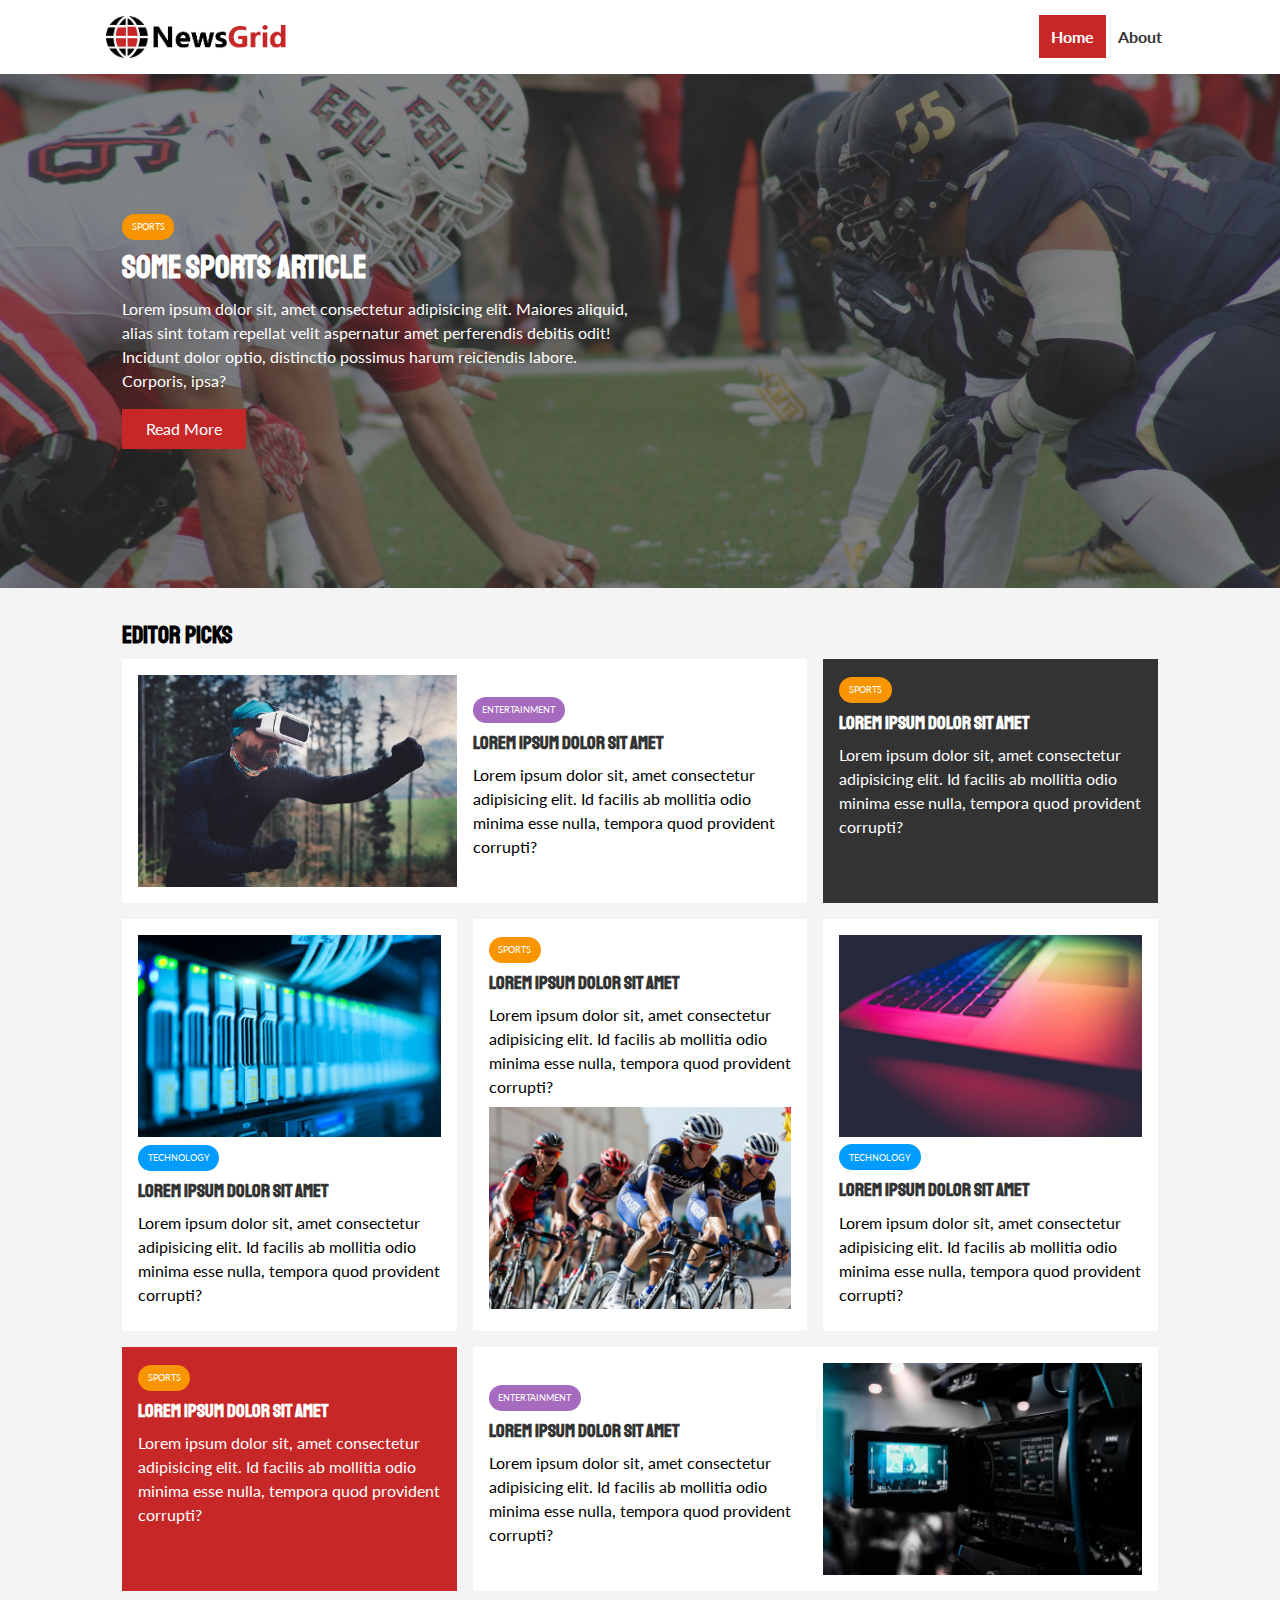
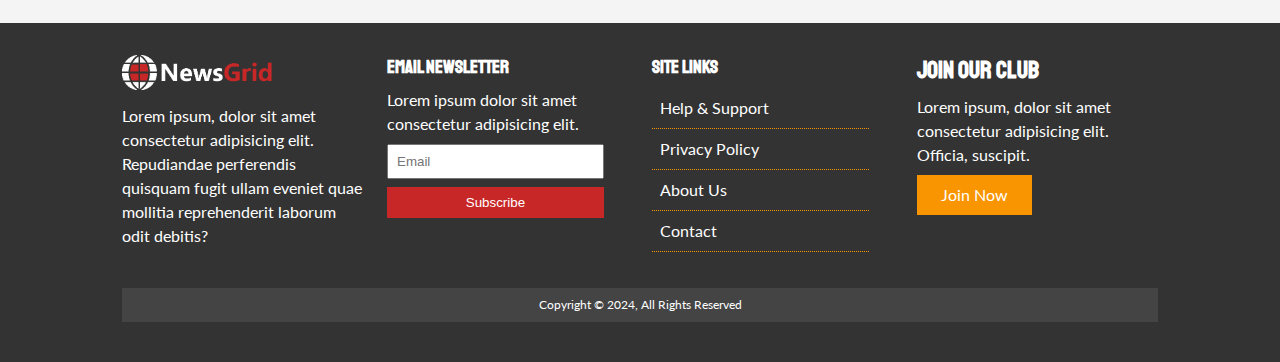
<file: index.html>
<!DOCTYPE html>
<html lang="en">
<head>
    <meta charset="UTF-8">
    <meta name="viewport" content="width=device-width, initial-scale=1.0">
    <!-- google fonts -->
    <link rel="preconnect" href="https://fonts.googleapis.com">
    <link rel="preconnect" href="https://fonts.gstatic.com" crossorigin>
    <link href="https://fonts.googleapis.com/css2?family=Lato&family=Staatliches&display=swap" rel="stylesheet">

    <link rel="preconnect" href="https://fonts.googleapis.com">
    <link rel="preconnect" href="https://fonts.gstatic.com" crossorigin>
    <link href="https://fonts.googleapis.com/css2?family=Lato&family=Staatliches&display=swap" rel="stylesheet">


    <!-- google fonts -->
    
    <!-- fontawsome -->
    <link rel="stylesheet" href="https://cdnjs.cloudflare.com/ajax/libs/font-awesome/6.5.1/css/all.min.css" integrity="sha512-DTOQO9RWCH3ppGqcWaEA1BIZOC6xxalwEsw9c2QQeAIftl+Vegovlnee1c9QX4TctnWMn13TZye+giMm8e2LwA==" crossorigin="anonymous" referrerpolicy="no-referrer" />

    <!-- fontawsome -->


    <link rel="stylesheet" href="css/style.css">
    <link rel="stylesheet" media="screen and (max-width: 768px)" href="css/mobile.css">
    <link rel="shortcut icon" type="image/x-icon" href="/favicon.ico">
    <title>NewsGrid & Latest News</title>
</head>
<body>
    <nav id="main-nav">
        <div class="container">
            <img src="image_resources/logo.png" alt="NewsGrid" class="logo">
            <div class="social">
                <a href="https://facebook.com" target="_blank"><i class="fab fa-facebook fa-2x"></i></a>
                <a href="https://twitter.com" target="_blank"><i class="fab fa-twitter fa-2x"></i></a>
                <a href="https://instagram.com" target="_blank"><i class="fab fa-instagram fa-2x"></i></a>
                <a href="https://youtube.com" target="_blank"><i class="fab fa-youtube fa-2x"></i></a>
            </div>
            <ul>
                <li><a class="current" href="index.html">Home</a></li>
                <li><a href="about.html">About</a></li>
            </ul>
        </div>
    </nav>

    <!-- Showcase -->
    <header id="showcase">
        <div class="container">
            <div class="showcase-container">
                <div class="showcase-content">
                    <div class="category category-sports">Sports</div>
                    <h1>Some Sports Article</h1>
                    <p>Lorem ipsum dolor sit, amet consectetur adipisicing elit. Maiores aliquid, alias sint totam repellat velit aspernatur amet perferendis debitis odit! Incidunt dolor optio, distinctio possimus harum reiciendis labore. Corporis, ipsa?</p>
                    <a href="article.html" class="btn btn-primary">Read More</a>
                </div>
            </div>
        </div>
    </header>

    <!-- Home Articles -->

    <section id="home-articles" class="py-2">
        <div class="container">
            <h2>Editor Picks</h2>
        <div class="articles-container">
            <article class="card">
                <img src="image_resources/articles/ent1.jpg" alt="">
                <div>
                    <div class="category category-ent">Entertainment</div>
                    <h3>
                        <a href="article.html">Lorem ipsum dolor sit amet</a>
                    </h3>
                    <p>Lorem ipsum dolor sit, amet consectetur adipisicing elit. Id facilis ab mollitia odio minima esse nulla, tempora quod provident corrupti?</p>
                </div>
            </article>
            <article class="card bg-dark">
                <div class="category category-sports">Sports</div>
                <h3>
                    <a href="article.html">Lorem ipsum dolor sit amet</a>
                </h3>
                <p>Lorem ipsum dolor sit, amet consectetur adipisicing elit. Id facilis ab mollitia odio minima esse nulla, tempora quod provident corrupti?</p>
            </article>
            <article class="card">
                <img src="image_resources/articles/tech1.jpg" alt="">
                <div class="category category-tech">Technology</div>
                <h3>
                    <a href="article.html">Lorem ipsum dolor sit amet</a>
                </h3>
                <p>Lorem ipsum dolor sit, amet consectetur adipisicing elit. Id facilis ab mollitia odio minima esse nulla, tempora quod provident corrupti?</p>
            </article>
            <article class="card">
                <div class="category category-sports">Sports</div>
                <h3>
                    <a href="article.html">Lorem ipsum dolor sit amet</a>
                </h3>
                <p>Lorem ipsum dolor sit, amet consectetur adipisicing elit. Id facilis ab mollitia odio minima esse nulla, tempora quod provident corrupti?</p>
                <img src="image_resources/articles/sports1.jpg" alt="">
            </article>
            <article class="card">
                <img src="image_resources/articles/tech2.jpg" alt="">
                <div class="category category-tech">Technology</div>
                <h3>
                    <a href="article.html">Lorem ipsum dolor sit amet</a>
                </h3>
                <p>Lorem ipsum dolor sit, amet consectetur adipisicing elit. Id facilis ab mollitia odio minima esse nulla, tempora quod provident corrupti?</p>
            </article>
            <article class="card bg-primary">
                <div class="category category-sports">Sports</div>
                <h3>
                    <a href="article.html">Lorem ipsum dolor sit amet</a>
                </h3>
                <p>Lorem ipsum dolor sit, amet consectetur adipisicing elit. Id facilis ab mollitia odio minima esse nulla, tempora quod provident corrupti?</p>
            </article>
            <article class="card">              
                <div>
                    <div class="category category-ent">Entertainment</div>
                    <h3>
                        <a href="article.html">Lorem ipsum dolor sit amet</a>
                    </h3>
                    <p>Lorem ipsum dolor sit, amet consectetur adipisicing elit. Id facilis ab mollitia odio minima esse nulla, tempora quod provident corrupti?</p>
                </div>
                <img src="image_resources/articles/ent2.jpg" alt="">
            </article>
        </div>
        </div>
    </section>

    </section>
<!-- Footer -->
<footer id="main-footer" class="py-2">
    <div class="container footer-container">
        <div>
            <img src="image_resources/logo_light.png" alt="NewsGrid">
            <p>Lorem ipsum, dolor sit amet consectetur adipisicing elit. Repudiandae perferendis quisquam fugit ullam eveniet quae mollitia reprehenderit laborum odit debitis?</p>
        </div>
        <div>
            <h3>Email Newsletter</h3>
            <p>Lorem ipsum dolor sit amet consectetur adipisicing elit.</p>
            <form name="contact" method="POST" data-netlify="true">
                <input type="email" name="email" placeholder="Email">
                <input type="submit" value="Subscribe" class="btn btn-primary">
            </form>
        </div>
        <div>
        <h3>Site Links</h3>
            <ul class="list">
                <li><a href="#">Help & Support</a></li>
                <li><a href="#">Privacy Policy</a></li>
                <li><a href="#">About Us</a></li>
                <li><a href="#">Contact</a></li>
            </ul>
        </div>
        <div>
            <h2>Join Our Club</h2>
            <p>Lorem ipsum, dolor sit amet consectetur adipisicing elit. Officia, suscipit.</p>
            <a href="#" class="btn btn-secondary">Join Now</a>
        </div>
        <p>
            Copyright &copy; 2024, All Rights Reserved
        </p>
    </div>

</footer>
</body>
</html>
</file>
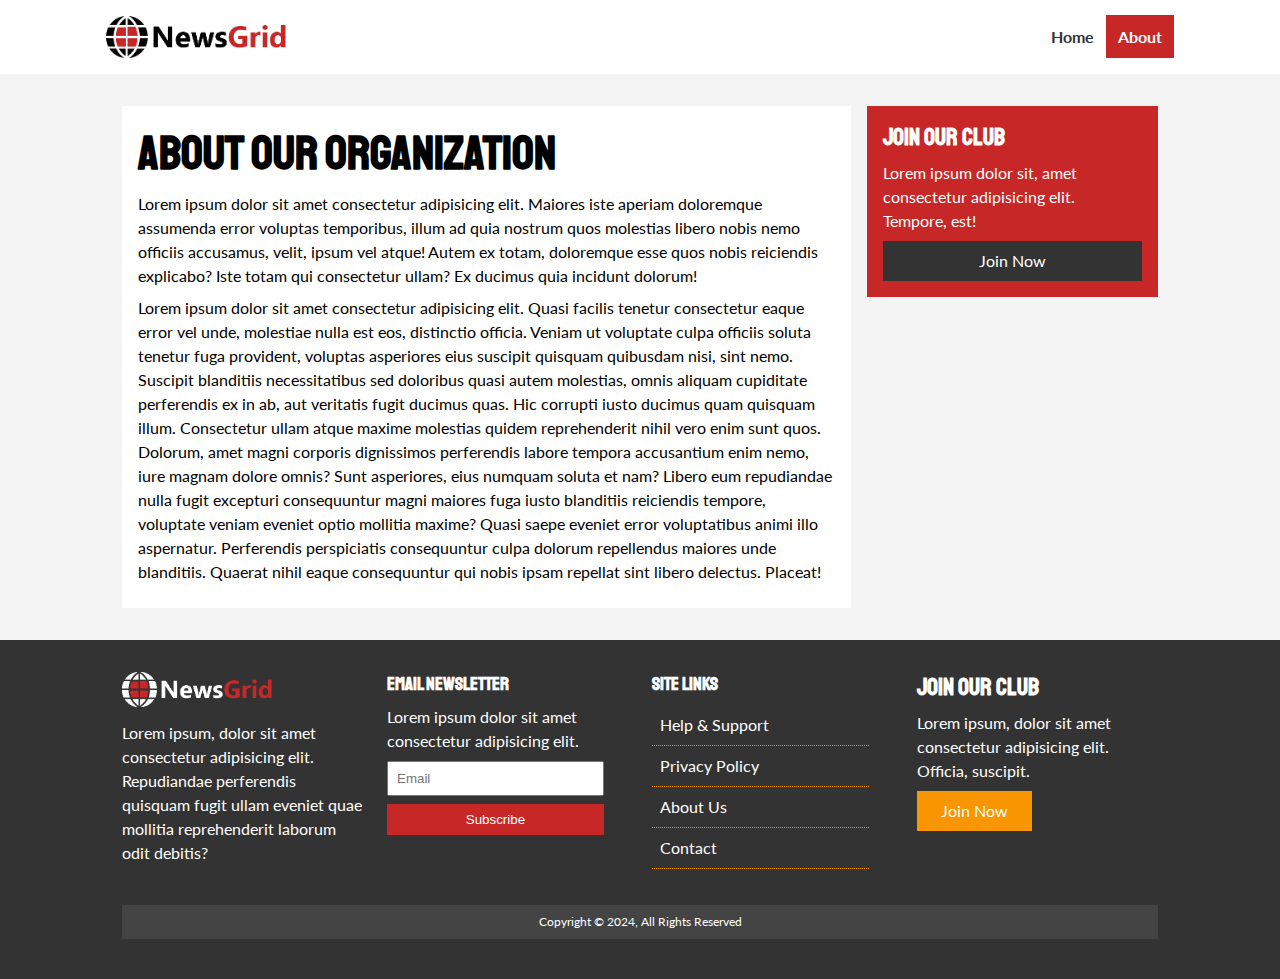
<file: about.html>
<!DOCTYPE html>
<html lang="en">
<head>
    <meta charset="UTF-8">
    <meta name="viewport" content="width=device-width, initial-scale=1.0">
    <!-- google fonts -->
    <link rel="preconnect" href="https://fonts.googleapis.com">
    <link rel="preconnect" href="https://fonts.gstatic.com" crossorigin>
    <link href="https://fonts.googleapis.com/css2?family=Lato&family=Staatliches&display=swap" rel="stylesheet">

    <link rel="preconnect" href="https://fonts.googleapis.com">
    <link rel="preconnect" href="https://fonts.gstatic.com" crossorigin>
    <link href="https://fonts.googleapis.com/css2?family=Lato&family=Staatliches&display=swap" rel="stylesheet">


    <!-- google fonts -->
    
    <!-- fontawsome -->
    <link rel="stylesheet" href="https://cdnjs.cloudflare.com/ajax/libs/font-awesome/6.5.1/css/all.min.css" integrity="sha512-DTOQO9RWCH3ppGqcWaEA1BIZOC6xxalwEsw9c2QQeAIftl+Vegovlnee1c9QX4TctnWMn13TZye+giMm8e2LwA==" crossorigin="anonymous" referrerpolicy="no-referrer" />

    <!-- fontawsome -->


    <link rel="stylesheet" href="css/style.css">
    <link rel="stylesheet" media="screen and (max-width: 768px)" href="css/mobile.css">
    <link rel="shortcut icon" type="image/x-icon" href="/favicon.ico">
    <title>About</title>
</head>
<body>
    <nav id="main-nav">
        <div class="container">
            <img src="image_resources/logo.png" alt="NewsGrid" class="logo">
            <div class="social">
                <a href="https://facebook.com" target="_blank"><i class="fab fa-facebook fa-2x"></i></a>
                <a href="https://twitter.com" target="_blank"><i class="fab fa-twitter fa-2x"></i></a>
                <a href="https://instagram.com" target="_blank"><i class="fab fa-instagram fa-2x"></i></a>
                <a href="https://youtube.com" target="_blank"><i class="fab fa-youtube fa-2x"></i></a>
            </div>
            <ul>
                <li><a  href="index.html">Home</a></li>
                <li><a class="current" href="about.html">About</a></li>
            </ul>
        </div>
    </nav>

<!-- About -->

<section id="about">
<div class="container">
    <div class="page-container">
        <article class="card">
            <h1 class="l-heading">About Our Organization</h1>
            <p>Lorem ipsum dolor sit amet consectetur adipisicing elit. Maiores iste aperiam doloremque assumenda error voluptas temporibus, illum ad quia nostrum quos molestias libero nobis nemo officiis accusamus, velit, ipsum vel atque! Autem ex totam, doloremque esse quos nobis reiciendis explicabo? Iste totam qui consectetur ullam? Ex ducimus quia incidunt dolorum!</p>

            <p>Lorem ipsum dolor sit amet consectetur adipisicing elit. Quasi facilis tenetur consectetur eaque error vel unde, molestiae nulla est eos, distinctio officia. Veniam ut voluptate culpa officiis soluta tenetur fuga provident, voluptas asperiores eius suscipit quisquam quibusdam nisi, sint nemo. Suscipit blanditiis necessitatibus sed doloribus quasi autem molestias, omnis aliquam cupiditate perferendis ex in ab, aut veritatis fugit ducimus quas. Hic corrupti iusto ducimus quam quisquam illum. Consectetur ullam atque maxime molestias quidem reprehenderit nihil vero enim sunt quos. Dolorum, amet magni corporis dignissimos perferendis labore tempora accusantium enim nemo, iure magnam dolore omnis? Sunt asperiores, eius numquam soluta et nam? Libero eum repudiandae nulla fugit excepturi consequuntur magni maiores fuga iusto blanditiis reiciendis tempore, voluptate veniam eveniet optio mollitia maxime? Quasi saepe eveniet error voluptatibus animi illo aspernatur. Perferendis perspiciatis consequuntur culpa dolorum repellendus maiores unde blanditiis. Quaerat nihil eaque consequuntur qui nobis ipsam repellat sint libero delectus. Placeat!</p>
        </article>
        <aside class="card bg-primary">
            <h2>Join Our Club</h2>
            <p>Lorem ipsum dolor sit, amet consectetur adipisicing elit. Tempore, est!</p>
            <a href="#" class="btn btn-dark btn-block">Join Now</a>
        </aside>
    </div>
</div>
</section>

<!-- Footer -->
<footer id="main-footer" class="py-2">
    <div class="container footer-container">
        <div>
            <img src="image_resources/logo_light.png" alt="NewsGrid">
            <p>Lorem ipsum, dolor sit amet consectetur adipisicing elit. Repudiandae perferendis quisquam fugit ullam eveniet quae mollitia reprehenderit laborum odit debitis?</p>
        </div>
        <div>
            <h3>Email Newsletter</h3>
            <p>Lorem ipsum dolor sit amet consectetur adipisicing elit.</p>
            <form name="contact" method="POST" data-netlify="true">
                <input type="email" name="email" placeholder="Email">
                <input type="submit" value="Subscribe" class="btn btn-primary">
            </form>
        </div>
        <div>
        <h3>Site Links</h3>
            <ul class="list">
                <li><a href="#">Help & Support</a></li>
                <li><a href="#">Privacy Policy</a></li>
                <li><a href="#">About Us</a></li>
                <li><a href="#">Contact</a></li>
            </ul>
        </div>
        <div>
            <h2>Join Our Club</h2>
            <p>Lorem ipsum, dolor sit amet consectetur adipisicing elit. Officia, suscipit.</p>
            <a href="#" class="btn btn-secondary">Join Now</a>
        </div>
        <p>
            Copyright &copy; 2024, All Rights Reserved
        </p>
    </div>

</footer>
</body>
</html>
</file>
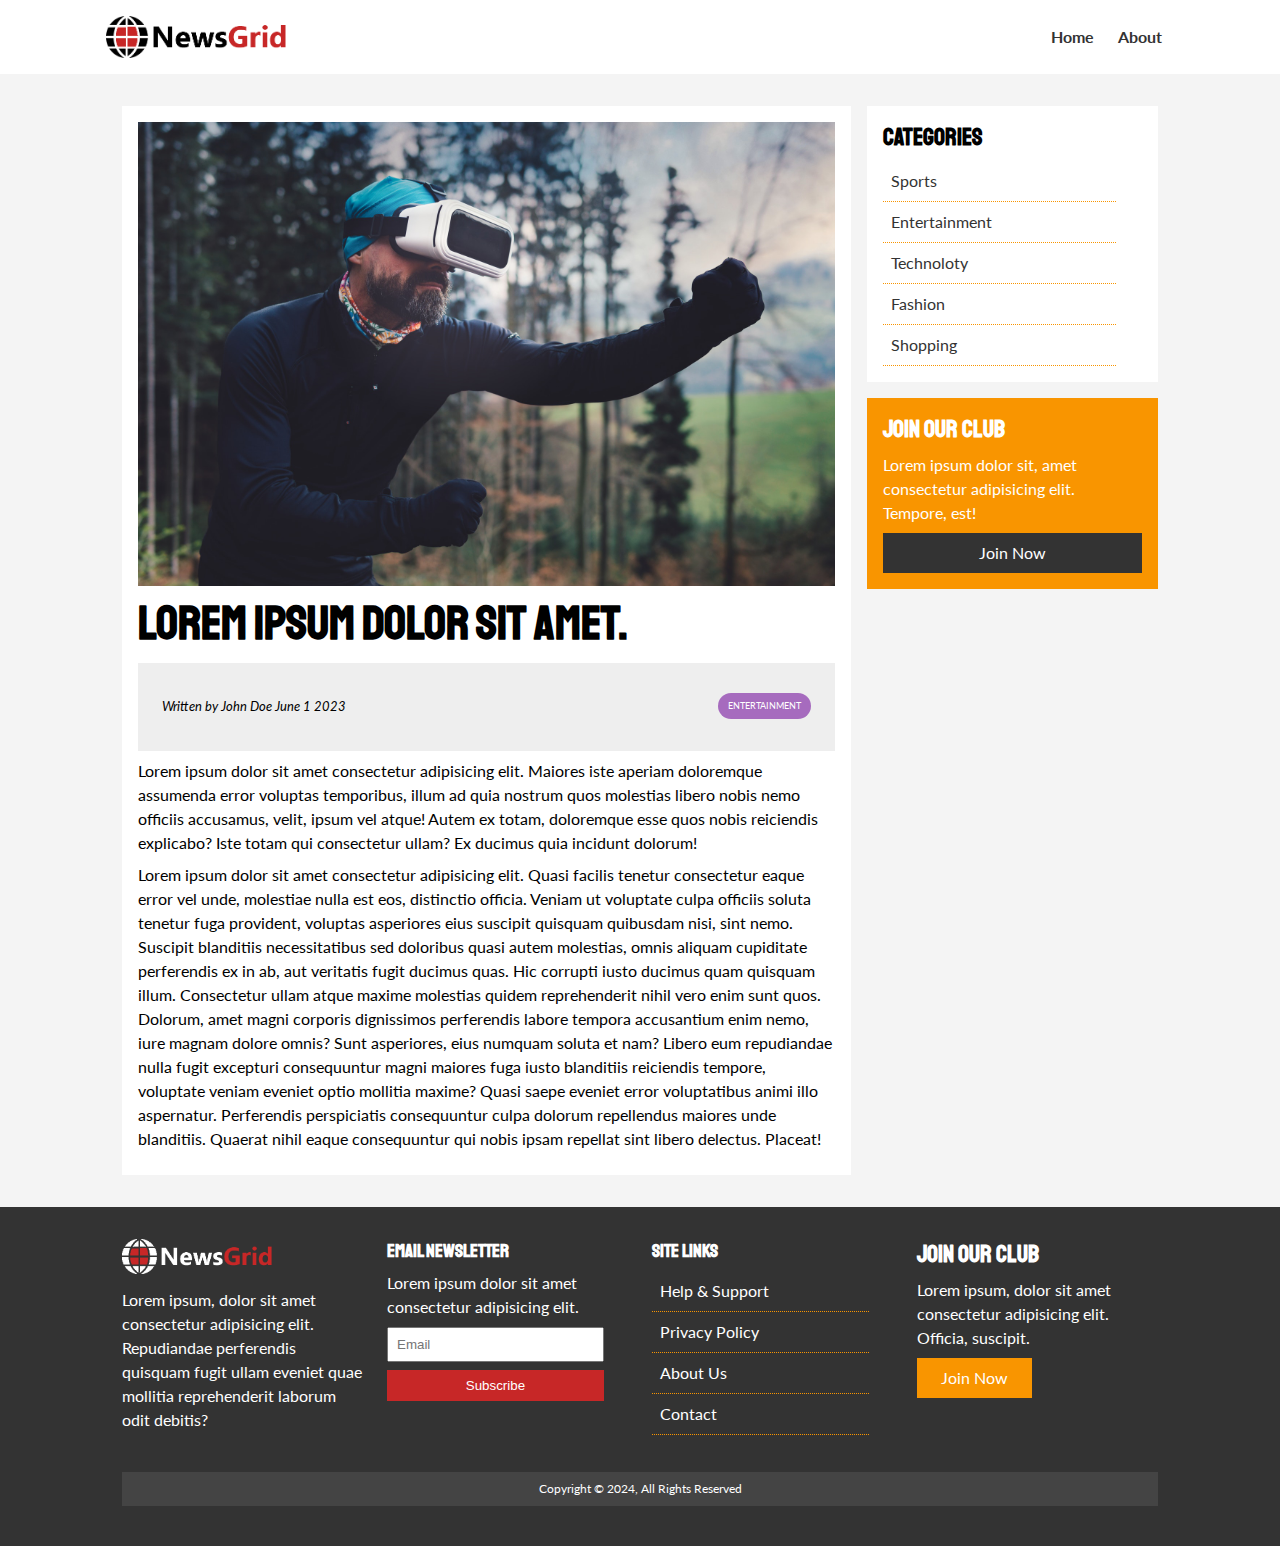
<file: article.html>
<!DOCTYPE html>
<html lang="en">
<head>
    <meta charset="UTF-8">
    <meta name="viewport" content="width=device-width, initial-scale=1.0">
    <!-- google fonts -->
    <link rel="preconnect" href="https://fonts.googleapis.com">
    <link rel="preconnect" href="https://fonts.gstatic.com" crossorigin>
    <link href="https://fonts.googleapis.com/css2?family=Lato&family=Staatliches&display=swap" rel="stylesheet">

    <link rel="preconnect" href="https://fonts.googleapis.com">
    <link rel="preconnect" href="https://fonts.gstatic.com" crossorigin>
    <link href="https://fonts.googleapis.com/css2?family=Lato&family=Staatliches&display=swap" rel="stylesheet">


    <!-- google fonts -->
    
    <!-- fontawsome -->
    <link rel="stylesheet" href="https://cdnjs.cloudflare.com/ajax/libs/font-awesome/6.5.1/css/all.min.css" integrity="sha512-DTOQO9RWCH3ppGqcWaEA1BIZOC6xxalwEsw9c2QQeAIftl+Vegovlnee1c9QX4TctnWMn13TZye+giMm8e2LwA==" crossorigin="anonymous" referrerpolicy="no-referrer" />

    <!-- fontawsome -->


    <link rel="stylesheet" href="css/style.css">
    <link rel="stylesheet" media="screen and (max-width: 768px)" href="css/mobile.css">
    <link rel="shortcut icon" type="image/x-icon" href="/favicon.ico">
    <title>Latest News</title>
</head>
<body>
    <nav id="main-nav">
        <div class="container">
            <img src="image_resources/logo.png" alt="NewsGrid" class="logo">
            <div class="social">
                <a href="https://facebook.com" target="_blank"><i class="fab fa-facebook fa-2x"></i></a>
                <a href="https://twitter.com" target="_blank"><i class="fab fa-twitter fa-2x"></i></a>
                <a href="https://instagram.com" target="_blank"><i class="fab fa-instagram fa-2x"></i></a>
                <a href="https://youtube.com" target="_blank"><i class="fab fa-youtube fa-2x"></i></a>
            </div>
            <ul>
                <li><a  href="index.html">Home</a></li>
                <li><a href="about.html">About</a></li>
            </ul>
        </div>
    </nav>

<!-- About -->

<section id="article">
<div class="container">
    <div class="page-container">
        <article class="card">
            <img src="image_resources/articles/ent1.jpg" alt="">
            <h1 class="l-heading">Lorem ipsum dolor sit amet.</h1>
            <div class="meta">
                <small>
                    <i class="fas fa-user"> Written by John Doe June 1 2023</i>
                </small>
                <div class="category category-ent">Entertainment</div>
            </div>
            <p>Lorem ipsum dolor sit amet consectetur adipisicing elit. Maiores iste aperiam doloremque assumenda error voluptas temporibus, illum ad quia nostrum quos molestias libero nobis nemo officiis accusamus, velit, ipsum vel atque! Autem ex totam, doloremque esse quos nobis reiciendis explicabo? Iste totam qui consectetur ullam? Ex ducimus quia incidunt dolorum!</p>

            <p>Lorem ipsum dolor sit amet consectetur adipisicing elit. Quasi facilis tenetur consectetur eaque error vel unde, molestiae nulla est eos, distinctio officia. Veniam ut voluptate culpa officiis soluta tenetur fuga provident, voluptas asperiores eius suscipit quisquam quibusdam nisi, sint nemo. Suscipit blanditiis necessitatibus sed doloribus quasi autem molestias, omnis aliquam cupiditate perferendis ex in ab, aut veritatis fugit ducimus quas. Hic corrupti iusto ducimus quam quisquam illum. Consectetur ullam atque maxime molestias quidem reprehenderit nihil vero enim sunt quos. Dolorum, amet magni corporis dignissimos perferendis labore tempora accusantium enim nemo, iure magnam dolore omnis? Sunt asperiores, eius numquam soluta et nam? Libero eum repudiandae nulla fugit excepturi consequuntur magni maiores fuga iusto blanditiis reiciendis tempore, voluptate veniam eveniet optio mollitia maxime? Quasi saepe eveniet error voluptatibus animi illo aspernatur. Perferendis perspiciatis consequuntur culpa dolorum repellendus maiores unde blanditiis. Quaerat nihil eaque consequuntur qui nobis ipsam repellat sint libero delectus. Placeat!</p>
        </article>

        <aside id="category" class="card">
            <h2>Categories</h2>
            <ul class="list">
                <li><a href="#"><i class="fa fa-chevron-right"></i> Sports</a></li>
                <li><a href="#"><i class="fa fa-chevron-right"></i> Entertainment</a></li>
                <li><a href="#"><i class="fa fa-chevron-right"></i> Technoloty</a></li>
                <li><a href="#"><i class="fa fa-chevron-right"></i> Fashion</a></li>
                <li><a href="#"><i class="fa fa-chevron-right"></i> Shopping</a></li>
            </ul>
        </aside>

        <aside class="card bg-secondary">
            <h2>Join Our Club</h2>
            <p>Lorem ipsum dolor sit, amet consectetur adipisicing elit. Tempore, est!</p>
            <a href="#" class="btn btn-dark btn-block">Join Now</a>
        </aside>
    </div>
</div>
</section>

<!-- Footer -->
<footer id="main-footer" class="py-2">
    <div class="container footer-container">
        <div>
            <img src="image_resources/logo_light.png" alt="NewsGrid">
            <p>Lorem ipsum, dolor sit amet consectetur adipisicing elit. Repudiandae perferendis quisquam fugit ullam eveniet quae mollitia reprehenderit laborum odit debitis?</p>
        </div>
        <div>
            <h3>Email Newsletter</h3>
            <p>Lorem ipsum dolor sit amet consectetur adipisicing elit.</p>
            <form name="contact" method="POST" data-netlify="true">
                <input type="email" name="email" placeholder="Email">
                <input type="submit" value="Subscribe" class="btn btn-primary">
            </form>
        </div>
        <div>
        <h3>Site Links</h3>
            <ul class="list">
                <li><a href="#">Help & Support</a></li>
                <li><a href="#">Privacy Policy</a></li>
                <li><a href="#">About Us</a></li>
                <li><a href="#">Contact</a></li>
            </ul>
        </div>
        <div>
            <h2>Join Our Club</h2>
            <p>Lorem ipsum, dolor sit amet consectetur adipisicing elit. Officia, suscipit.</p>
            <a href="#" class="btn btn-secondary">Join Now</a>
        </div>
        <p>
            Copyright &copy; 2024, All Rights Reserved
        </p>
    </div>

</footer>
</body>
</html>
</file>
<file: css/style.css>
:root {
    --primary-color: #c72727;
    --secondary-color: #f99500;
    --light-color: #f4f4f4;
    --dark-color: #333;
    --max-width: 1100px;
}

.category {
    --sports-color: #f99500;
    --ent-color: #a66bbe;
    --tech-color: #009cff;
}

* {
    margin: 0;
    padding: 0;
    box-sizing: border-box;
}

body {
    font-family: 'Lato', sans-serif;
    line-height: 1.5;
    background: #f4f4f4;
}

a {
    color: var(--dark-color);
    text-decoration: none;
}

ul {
    list-style: none;
}

p {
    margin: 0.5rem 0;
}

img {
    width: 100%;
}

h1, h2, h3, h4, h5, h6 {
    font-family: 'Staatliches', cursive;
    margin-bottom: 0.5rem;
    line-height: 1.3;
}

/* Utility */
.container {
    max-width: var(--max-width);
    margin: auto;
    padding: 0 2rem;
    overflow: hidden;
}

.category {
    display: inline-block;
    color: #fff;
    font-size: 0.55rem;
    text-transform: uppercase;
    padding: 0.4rem 0.6rem;
    border-radius: 15px;
    margin-bottom: 0.5rem;
}

.category-sports {background: var(--sports-color);}
.category-ent {background: var(--ent-color);}
.category-tech {background: var(--tech-color);}

.btn {
    display: inline-block;
    border: none;
    background: var(--dark-color);
    color: #fff;
    padding: 0.5rem 1.5rem;
}

.btn-light { background: var(--light-color);}
.btn-primary { background: var(--primary-color);}
.btn-secondary { background: var(--secondary-color);}

.btn-block {
    display: block;
    width: 100%;
    text-align: center;
}

.btn:hover {
    opacity: 0.8;
}

.card {
    background: #fff;
    padding: 1rem;
}

.bg-dark {
    background: var(--dark-color);
    color: #fff;
}

.bg-primary {
    background: var(--primary-color);
    color: #fff;
}

.bg-secondary {
    background: var(--secondary-color);
    color: #fff;
}

.bg-dark h1,
.bg-dark h3,
.bg-dark h3,
.bg-dark a,
.bg-primary h1,
.bg-primary h3,
.bg-primary h3,
.bg-primary a,
.bg-secondary h1,
.bg-secondary h3,
.bg-secondary h3,
.bg-secondary a {
    color: #fff;
}

.py-1 { padding: 1.5rem 0}
.py-2 { padding: 2rem 0}
.py-3 { padding: 3rem 0}
.p-1 { padding: 1.5rem}
.p-2 { padding: 2rem}
.p-3 { padding: 3rem}

.l-heading {
    font-size: 3rem;
}

.list li {
    padding: 0.5rem;
    border-bottom: var(--secondary-color) dotted 1px;
    width: 90%;
}

.list li a:hover {
    color: var(--primary-color) !important;
}


/* Inner page grid container */
.page-container {
    display: grid;
    grid-template-columns: 5fr 2fr;
    margin: 2rem 0;
    gap: 1rem
}

.page-container > *:first-child {
    grid-row: 1 /span 3;
}


/* Navigation */
#main-nav {
    background: #fff;
    position: sticky;
    top: 0;
    z-index: 2;
}

#main-nav .container {
    display: grid;
    grid-template-columns: 6fr 3fr 2fr;
    align-items: center;
    padding: 1rem;
}

#main-nav .logo {
    width: 180px;
}

#main-nav ul {
    display: flex;
    justify-self: end;
    
}

#main-nav ul li a {
    padding: 0.75rem;
    font-weight: bold;
}

#main-nav ul li a.current {
    background: var(--primary-color);
    color: #fff;
}

#main-nav ul li a:hover {
    background: var(--light-color);
    color: var(--dark-color);
}

#main-nav .social {
    justify-self: center;
}

#main-nav .social i {
    color: #777;
    margin-right: 0.5rem;
}

/* Showcase */
#showcase {
    color: #fff;
    background: #333;
    padding: 2rem;
    position: relative;
}

#showcase:before {
    content: '';
    background: url('../image_resources/featured.jpg') no-repeat center center/cover;
    position: absolute;
    top: 0;
    left: 0;
    width: 100%;
    height: 100%;
    opacity: 0.4;
}

#showcase .showcase-container {
    display: grid;
    grid-template-columns: repeat(2, 1fr);
    justify-content: center;
    align-items: center;
    height: 50vh;
}

#showcase .showcase-content {
    z-index: 1;
}

#showcase .showcase-content p {
    margin-bottom: 1rem;
}

/* Home Articels */

#home-articles .articles-container {
    display: grid;
    grid-template-columns: repeat(3, 1fr);
    gap: 1rem;
    
}


#home-articles .articles-container > *:first-child,
#home-articles .articles-container > *:last-child {
    display: grid;
    grid-template-columns: repeat(2, 1fr);
    gap: 1rem;
    grid-column: 1 / span 2;
    align-items: center;
    justify-content: center;

}

#home-articles .articles-container > *:last-child { 
    grid-column: 2/ span 2;
 }

 #article .meta {
    display: flex;
    justify-content: space-between;
    align-items: center;
    background: #eee;
    padding: 1.5rem;
 }

 #article .meta .category {
    margin-top: 0.4rem;
 }

/* Footer */

#main-footer {
    background: var(--dark-color);
    color: #fff;
}

#main-footer img {
    width: 150px;
}

#main-footer a {
    color: #fff;
}

#main-footer .footer-container {
    display: grid;
    grid-template-columns: repeat(4, 1fr);
    gap: 1.5rem;
}

#main-footer .footer-container > *:last-child {
    background: #444;
    grid-column: 1 /span 4;
    padding: 0.5rem;
    text-align: center;
    font-size: 0.75rem;
    
}


#main-footer .footer-container input[type='email'] {
    width: 90%;
    padding: 0.5rem;
    margin-bottom: 0.5rem;
}

#main-footer .footer-container input[type='submit'] {
    width: 90%;
}
</file>
<file: css/mobile.css>
/* Navigation */

#main-nav .social {
    display: none;
}

#main-nav .container {
    grid-template-columns: 1fr;
    grid-gap: 1.2rem;
}

#main-nav ul,
#main-nav .logo {
    justify-self: center;
    /* margin-bottom: 1rem; */
}

#main-nav ul li a {
    padding: 0.5rem;
}

#home-articles .articles-container {
    grid-template-columns: repeat(2, 1fr);
}

#home-articles .articles-container > *:first-child,
#home-articles .articles-container > *:last-child {
grid-template-columns: 1fr;
    grid-column: 1;
}

/* Phones and smaller */
@media (max-width: 600px) {
    /* stack Grid Items */
    #showcase .showcase-container,
    #home-articles .articles-container,
    #main-footer .footer-container {
        grid-template-columns: 1fr;
    }

    #main-footer .footer-container > *:last-child {
        grid-column: 1;
    }

    #main-footer .footer-container > * {
        border-bottom: #444 dotted 1px;
        padding-bottom: 1rem;
    }

    #main-footer .footer-container > *:last-child,
    #main-footer .footer-container > *:nth-child(3),
    #main-footer .footer-container > *:nth-child(4) {
        border: none;
    }

    .page-container {
        grid-template-columns: 1fr;
        text-align: center;
    }
    .page-container > *:first-child {
        grid-row: 1;
    }

    .l-heading {
        font-size: 2rem;
    }
    
}
</file>
